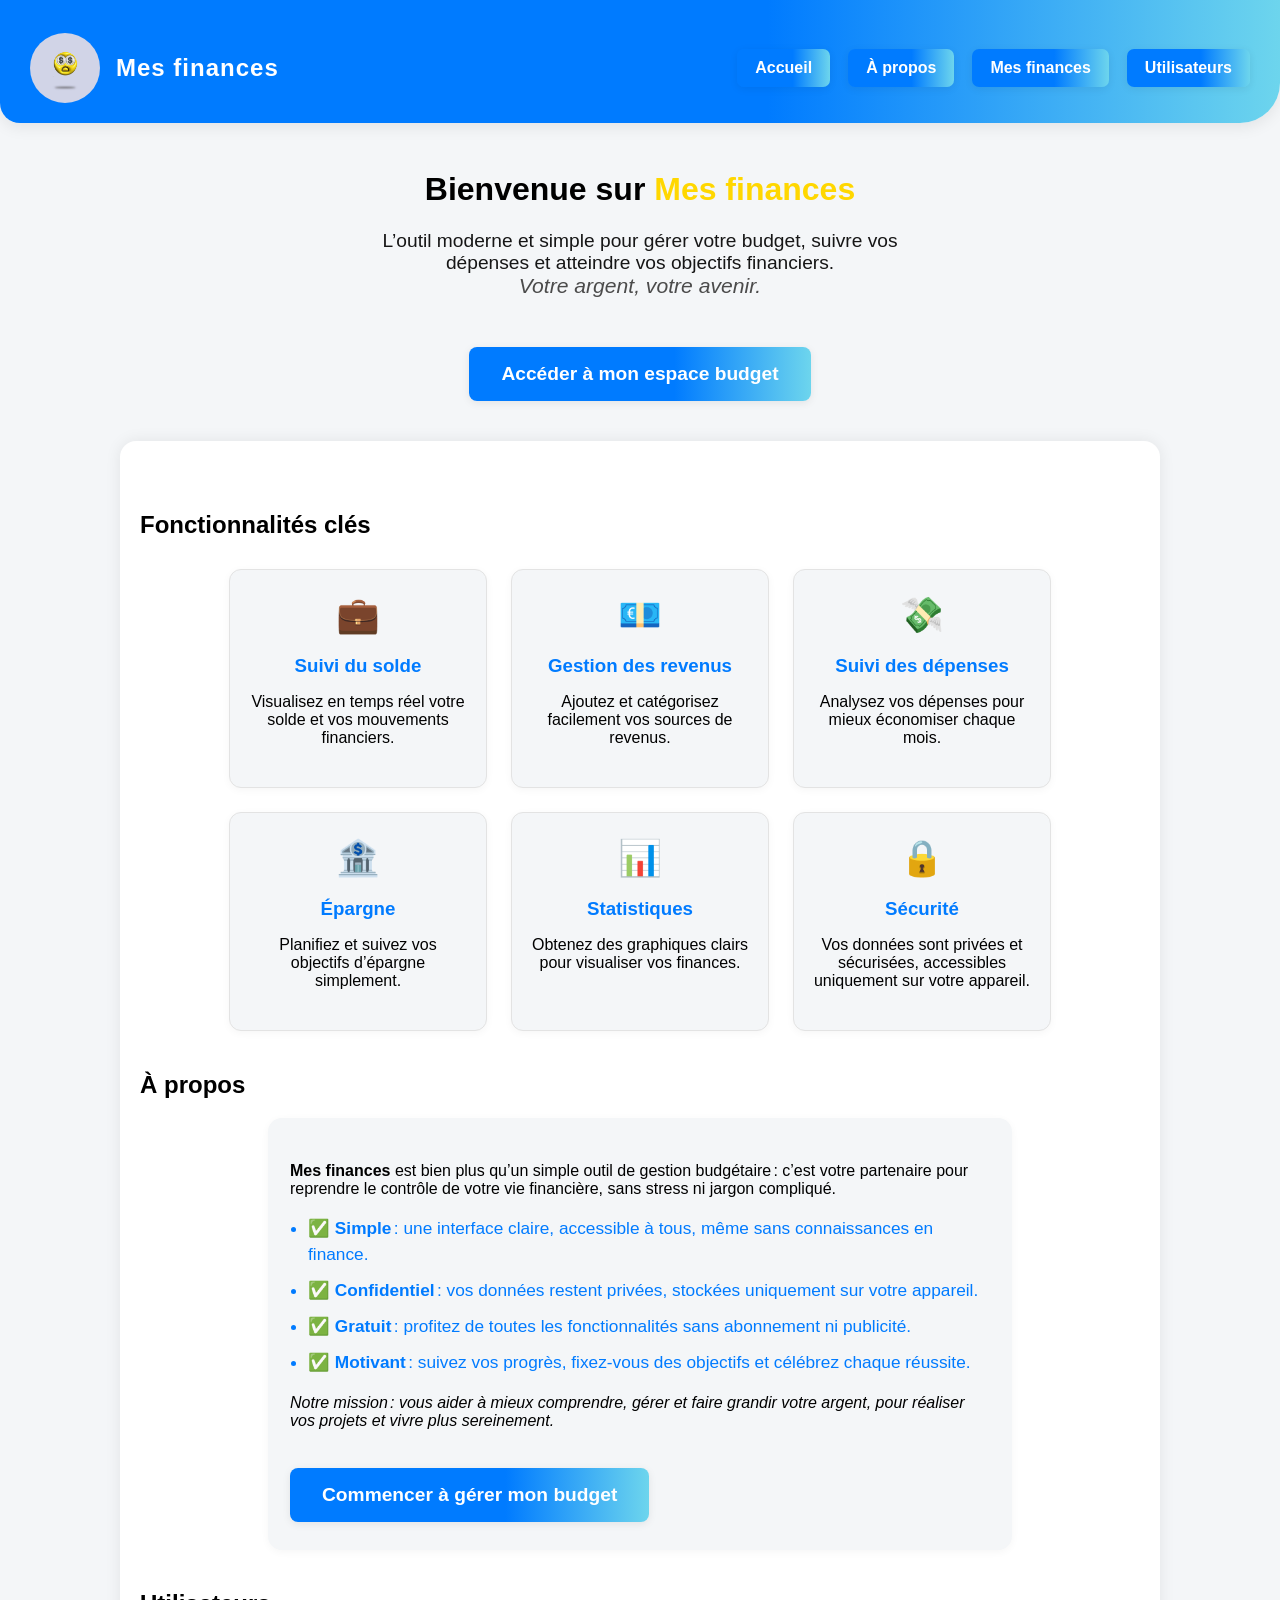
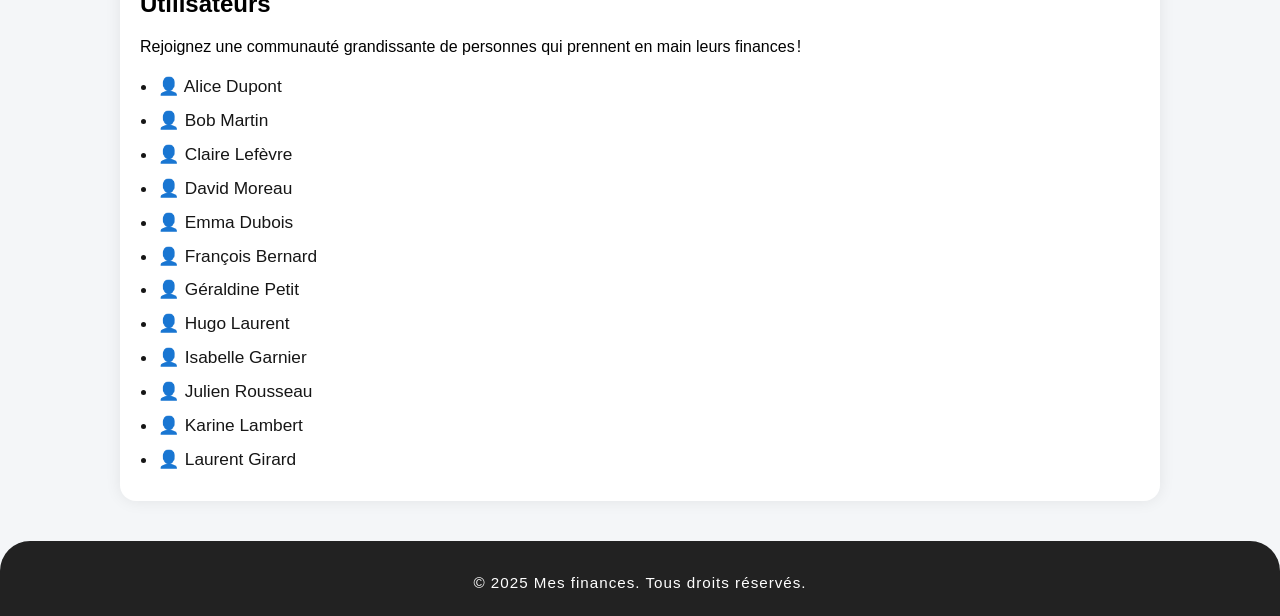
<file: projet-fin-d-annee-main/projet-fin-d-annee-main/a propos.html>
<!DOCTYPE html>
<html lang="fr">
<head>
  <meta charset="UTF-8" />
  <meta name="viewport" content="width=device-width, initial-scale=1.0"/>
  <title>Accueil - Gestionnaire de budget</title>
  <link rel="stylesheet" href="a propos.css" />
</head>
<body>
  <header class="entete">
    <div class="entete-flex">
      <div class="entete-gauche">
        <img src="img/logo.jpg" alt="Logo" class="logo" />
        <span class="entete-titre">Mes finances</span>
      </div>
      <div class="entete-droite">
        <button id="menu-bascule" class="bouton-menu">☰ Menu</button>
        <nav class="nav-principale" id="nav-principale">
          <ul>
            <li><a href="acceuil2.html" class="bouton-nav">Accueil</a></li>
            <li><a href="a propos.html" class="bouton-nav">À propos</a></li>
            <li><a href="index.html" class="bouton-nav">Mes finances</a></li>
            <li><a href="#utilisateurs" class="bouton-nav">Utilisateurs</a></li>
          </ul>
        </nav>
      </div>
    </div>
  </header>
    <div class="entete-contenu">
      <h1>Bienvenue sur <span class="surligner">Mes finances</span></h1>
      <p class="sous-titre">
        L’outil moderne et simple pour gérer votre budget, suivre vos dépenses et atteindre vos objectifs financiers.<br>
        <span class="slogan">Votre argent, votre avenir.</span>
      </p>
      <a href="index.html" class="bouton-acces">Accéder à mon espace budget</a>
    </div>

  <main class="conteneur">
    <section id="fonctionnalites" style="margin-top:40px;">
      <h2>Fonctionnalités clés</h2>
      <div class="liste-fonctionnalites">
        <div class="carte-fonctionnalite">
          <span class="icone">💼</span>
          <h3>Suivi du solde</h3>
          <p>Visualisez en temps réel votre solde et vos mouvements financiers.</p>
        </div>
        <div class="carte-fonctionnalite">
          <span class="icone">💶</span>
          <h3>Gestion des revenus</h3>
          <p>Ajoutez et catégorisez facilement vos sources de revenus.</p>
        </div>
        <div class="carte-fonctionnalite">
          <span class="icone">💸</span>
          <h3>Suivi des dépenses</h3>
          <p>Analysez vos dépenses pour mieux économiser chaque mois.</p>
        </div>
        <div class="carte-fonctionnalite">
          <span class="icone">🏦</span>
          <h3>Épargne</h3>
          <p>Planifiez et suivez vos objectifs d’épargne simplement.</p>
        </div>
        <div class="carte-fonctionnalite">
          <span class="icone">📊</span>
          <h3>Statistiques</h3>
          <p>Obtenez des graphiques clairs pour visualiser vos finances.</p>
        </div>
        <div class="carte-fonctionnalite">
          <span class="icone">🔒</span>
          <h3>Sécurité</h3>
          <p>Vos données sont privées et sécurisées, accessibles uniquement sur votre appareil.</p>
        </div>
      </div>
    </section>

  <section id="apropos" style="margin-top:40px;">
  <h2>À propos</h2>
  <div class="bloc-apropos">
    <p>
      <strong>Mes finances</strong> est bien plus qu’un simple outil de gestion budgétaire : c’est votre partenaire pour reprendre le contrôle de votre vie financière, sans stress ni jargon compliqué.
    </p>
    <ul class="liste-apropos">
      <li>✅ <strong>Simple</strong> : une interface claire, accessible à tous, même sans connaissances en finance.</li>
      <li>✅ <strong>Confidentiel</strong> : vos données restent privées, stockées uniquement sur votre appareil.</li>
      <li>✅ <strong>Gratuit</strong> : profitez de toutes les fonctionnalités sans abonnement ni publicité.</li>
      <li>✅ <strong>Motivant</strong> : suivez vos progrès, fixez-vous des objectifs et célébrez chaque réussite.</li>
    </ul>
    <p style="margin-top:18px;">
      <em>Notre mission : vous aider à mieux comprendre, gérer et faire grandir votre argent, pour réaliser vos projets et vivre plus sereinement.</em>
    </p>
    <a href="index.html" class="bouton-acces" style="margin-top:22px;">Commencer à gérer mon budget</a>
  </div>
</section>

    <section id="utilisateurs" style="margin-top:40px;">
      <h2>Utilisateurs</h2>
      <p>Rejoignez une communauté grandissante de personnes qui prennent en main leurs finances !</p>
      <ul class="liste-utilisateurs">
        <li>👤 Alice Dupont</li>
        <li>👤 Bob Martin</li>
        <li>👤 Claire Lefèvre</li>
        <li>👤 David Moreau</li>
        <li>👤 Emma Dubois</li>
        <li>👤 François Bernard</li>
        <li>👤 Géraldine Petit</li>
        <li>👤 Hugo Laurent</li>
        <li>👤 Isabelle Garnier</li>
        <li>👤 Julien Rousseau</li>
        <li>👤 Karine Lambert</li>
        <li>👤 Laurent Girard</li>
      </ul>
    </section>
  </main>

  <footer class="pied-page">
    <p>&copy; 2025 Mes finances. Tous droits réservés.</p>
  </footer>
  <script>
    // Menu toggle pour mobile
    const menuBtn = document.getElementById('menu-bascule');
    const nav = document.getElementById('nav-principale');
    menuBtn.addEventListener('click', () => {
      nav.classList.toggle('afficher');
    });
  </script>
</body>
</html>
</file>
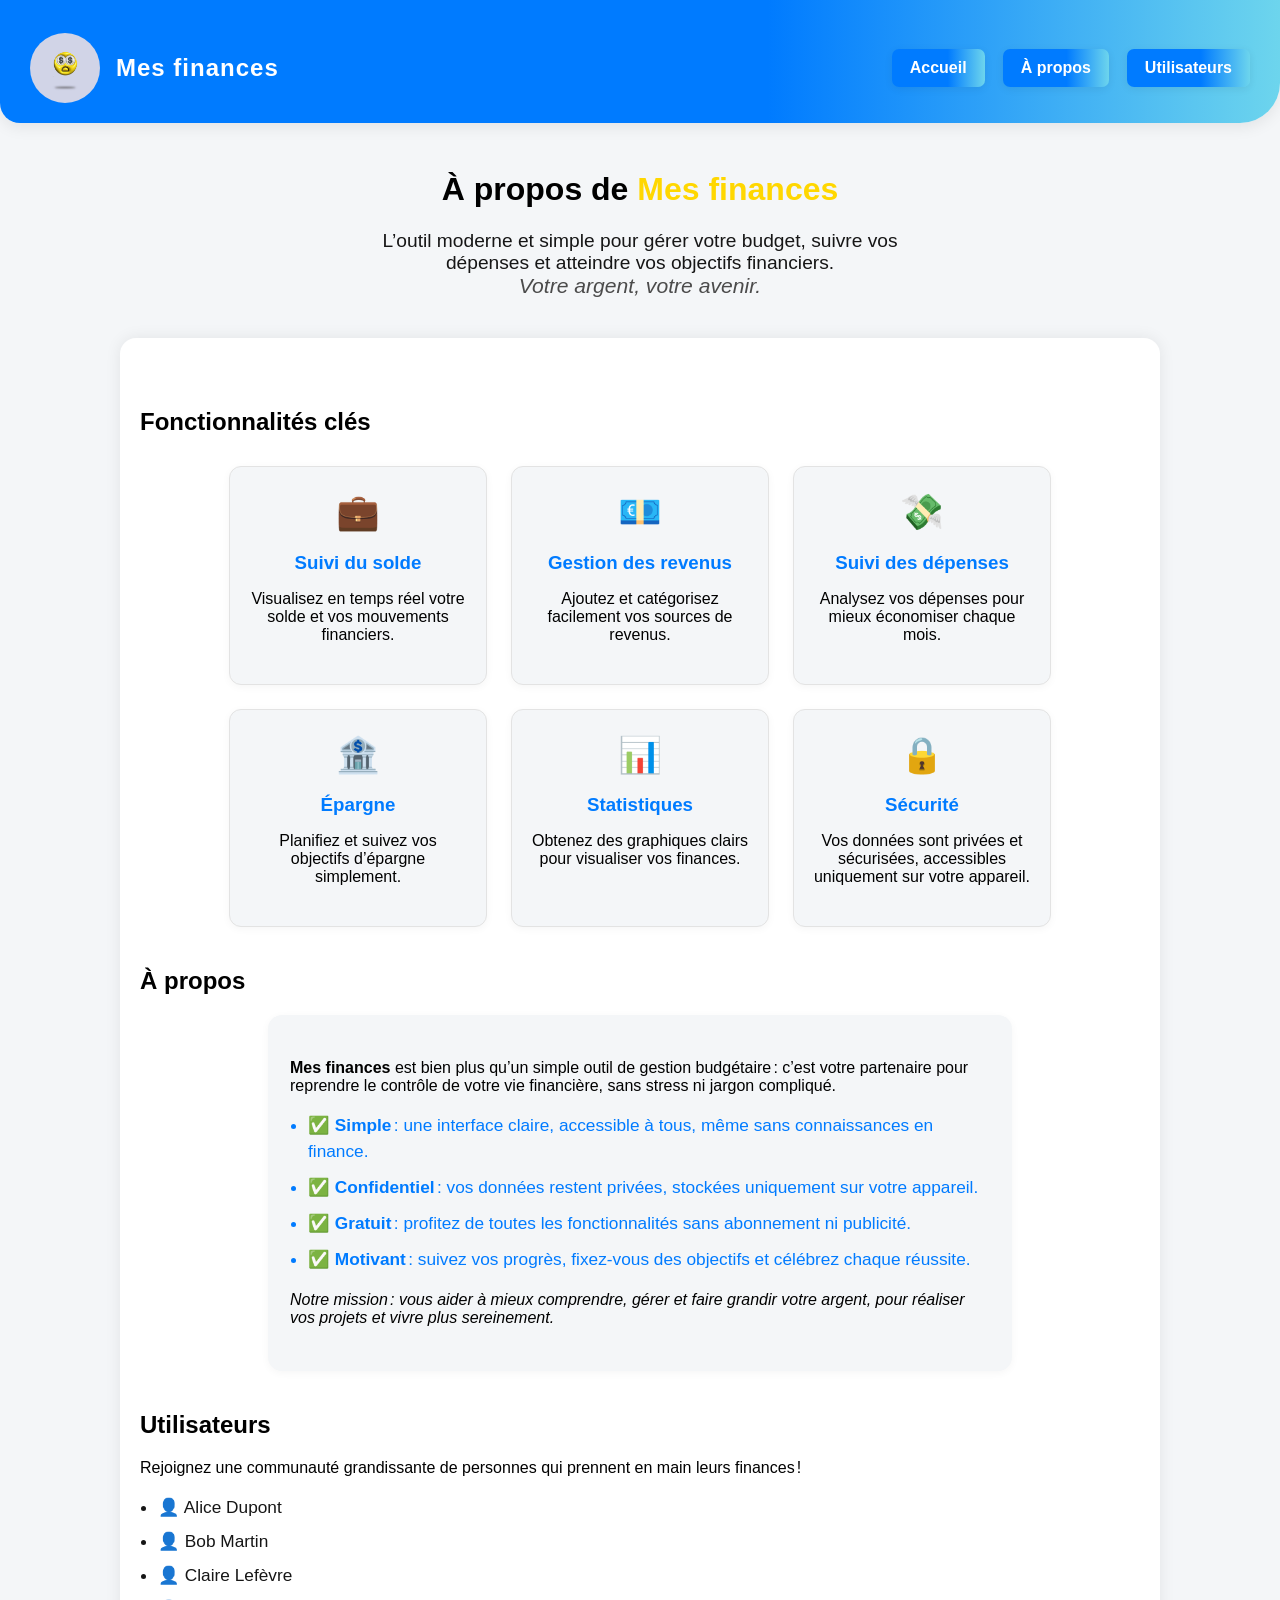
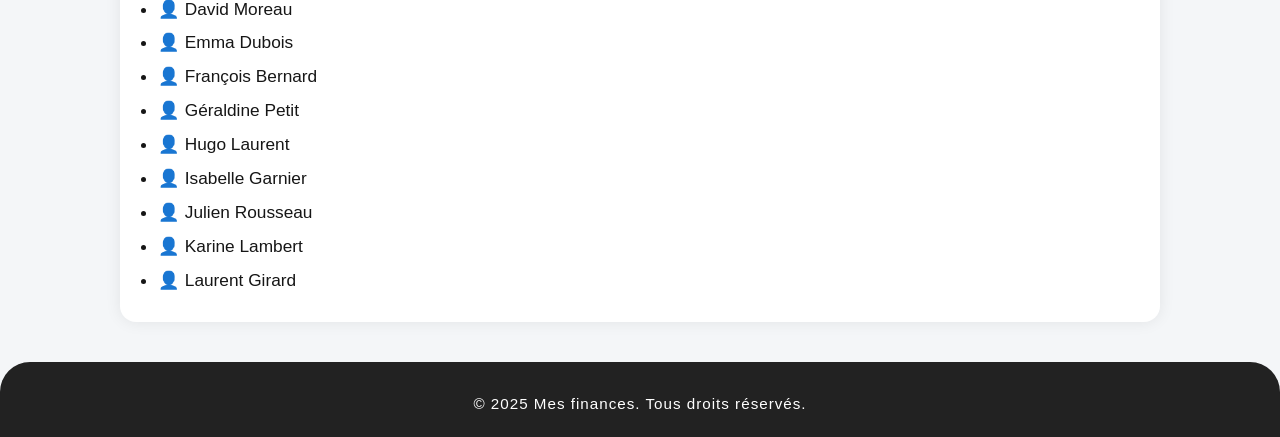
<file: projet-fin-d-annee-main/projet-fin-d-annee-main/a propos2.html>
<!DOCTYPE html>
<html lang="fr">
<head>
  <meta charset="UTF-8" />
  <meta name="viewport" content="width=device-width, initial-scale=1.0"/>
  <title>Accueil - Gestionnaire de budget</title>
  <link rel="stylesheet" href="a propos.css" />
</head>
<body>
  <header class="entete">
    <div class="entete-flex">
      <div class="entete-gauche">
        <img src="img/logo.jpg" alt="Logo" class="logo" />
        <span class="entete-titre">Mes finances</span>
      </div>
      <div class="entete-droite">
        <button id="menu-bascule" class="bouton-menu">☰ Menu</button>
        <nav class="nav-principale" id="nav-principale">
          <ul>
            <li><a href="acceuil.html" class="bouton-nav">Accueil</a></li>
            <li><a href="a propos.html" class="bouton-nav">À propos</a></li>
            <li><a href="formulaire.html" class="bouton-nav">Utilisateurs</a></li>
          </ul>
        </nav>
      </div>
    </div>
  </header>
    <div class="entete-contenu">
      <h1>À propos de <span class="surligner">Mes finances</span></h1>
      <p class="sous-titre">
        L’outil moderne et simple pour gérer votre budget, suivre vos dépenses et atteindre vos objectifs financiers.<br>
        <span class="slogan">Votre argent, votre avenir.</span>
      </p>
    </div>

  <main class="conteneur">
    <section id="fonctionnalites" style="margin-top:40px;">
      <h2>Fonctionnalités clés</h2>
      <div class="liste-fonctionnalites">
        <div class="carte-fonctionnalite">
          <span class="icone">💼</span>
          <h3>Suivi du solde</h3>
          <p>Visualisez en temps réel votre solde et vos mouvements financiers.</p>
        </div>
        <div class="carte-fonctionnalite">
          <span class="icone">💶</span>
          <h3>Gestion des revenus</h3>
          <p>Ajoutez et catégorisez facilement vos sources de revenus.</p>
        </div>
        <div class="carte-fonctionnalite">
          <span class="icone">💸</span>
          <h3>Suivi des dépenses</h3>
          <p>Analysez vos dépenses pour mieux économiser chaque mois.</p>
        </div>
        <div class="carte-fonctionnalite">
          <span class="icone">🏦</span>
          <h3>Épargne</h3>
          <p>Planifiez et suivez vos objectifs d’épargne simplement.</p>
        </div>
        <div class="carte-fonctionnalite">
          <span class="icone">📊</span>
          <h3>Statistiques</h3>
          <p>Obtenez des graphiques clairs pour visualiser vos finances.</p>
        </div>
        <div class="carte-fonctionnalite">
          <span class="icone">🔒</span>
          <h3>Sécurité</h3>
          <p>Vos données sont privées et sécurisées, accessibles uniquement sur votre appareil.</p>
        </div>
      </div>
    </section>

  <section id="apropos" style="margin-top:40px;">
  <h2>À propos</h2>
  <div class="bloc-apropos">
    <p>
      <strong>Mes finances</strong> est bien plus qu’un simple outil de gestion budgétaire : c’est votre partenaire pour reprendre le contrôle de votre vie financière, sans stress ni jargon compliqué.
    </p>
    <ul class="liste-apropos">
      <li>✅ <strong>Simple</strong> : une interface claire, accessible à tous, même sans connaissances en finance.</li>
      <li>✅ <strong>Confidentiel</strong> : vos données restent privées, stockées uniquement sur votre appareil.</li>
      <li>✅ <strong>Gratuit</strong> : profitez de toutes les fonctionnalités sans abonnement ni publicité.</li>
      <li>✅ <strong>Motivant</strong> : suivez vos progrès, fixez-vous des objectifs et célébrez chaque réussite.</li>
    </ul>
    <p style="margin-top:18px;">
      <em>Notre mission : vous aider à mieux comprendre, gérer et faire grandir votre argent, pour réaliser vos projets et vivre plus sereinement.</em>
    </p>
  </div>
</section>

    <section id="utilisateurs" style="margin-top:40px;">
      <h2>Utilisateurs</h2>
      <p>Rejoignez une communauté grandissante de personnes qui prennent en main leurs finances !</p>
      <ul class="liste-utilisateurs">
        <li>👤 Alice Dupont</li>
        <li>👤 Bob Martin</li>
        <li>👤 Claire Lefèvre</li>
        <li>👤 David Moreau</li>
        <li>👤 Emma Dubois</li>
        <li>👤 François Bernard</li>
        <li>👤 Géraldine Petit</li>
        <li>👤 Hugo Laurent</li>
        <li>👤 Isabelle Garnier</li>
        <li>👤 Julien Rousseau</li>
        <li>👤 Karine Lambert</li>
        <li>👤 Laurent Girard</li>
      </ul>
    </section>
  </main>

  <footer class="pied-page">
    <p>&copy; 2025 Mes finances. Tous droits réservés.</p>
  </footer>
  <script>
    // Menu responsive
    const menuBtn = document.getElementById('menu-bascule');
    const nav = document.getElementById('nav-principale');
    menuBtn.addEventListener('click', () => {
      nav.classList.toggle('afficher');
    });
  </script>
</body>
</html>
</file>
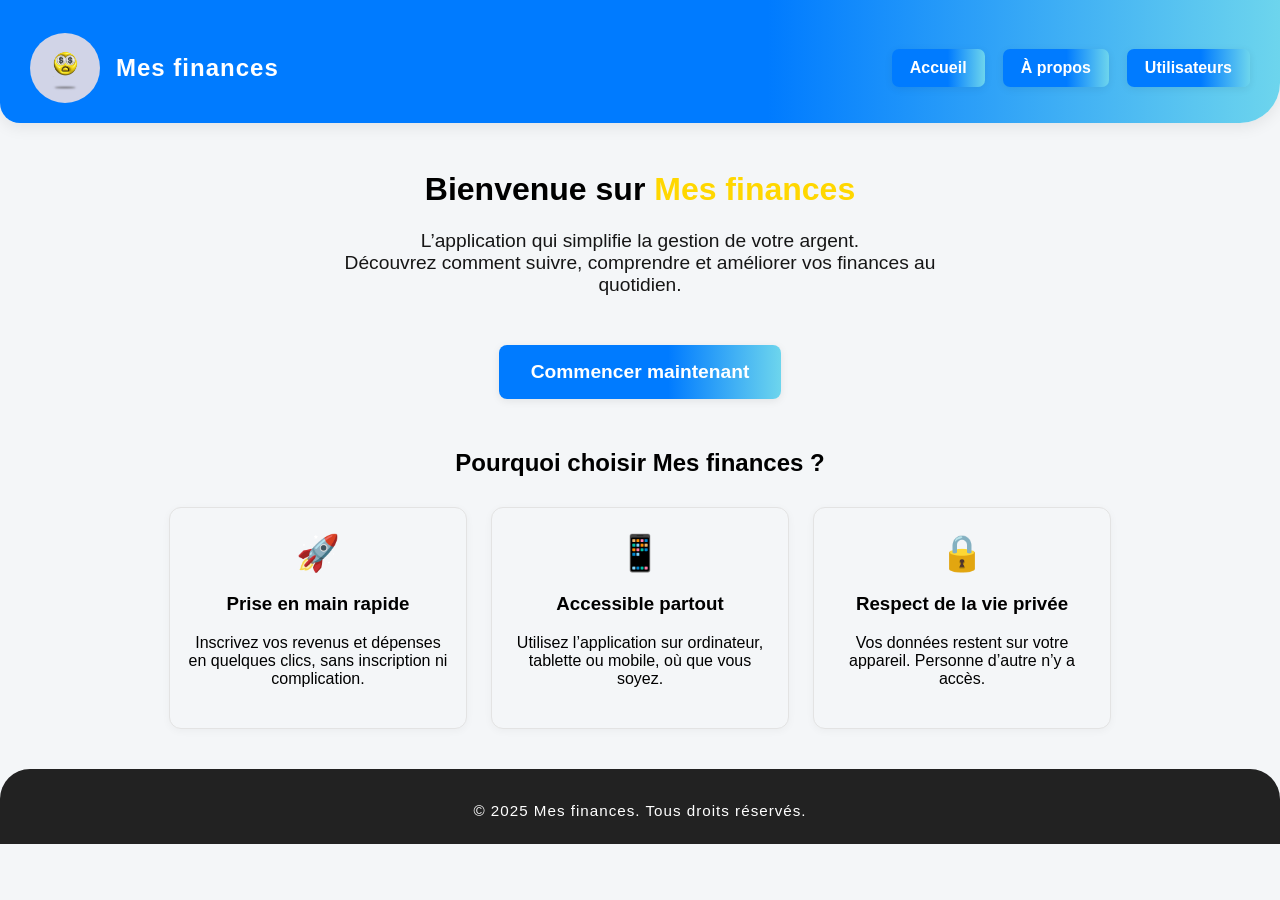
<file: projet-fin-d-annee-main/projet-fin-d-annee-main/acceuil.html>
<!DOCTYPE html>
<html lang="fr">
<head>
  <meta charset="UTF-8" />
  <meta name="viewport" content="width=device-width, initial-scale=1.0"/>
  <title>Accueil - Gestionnaire de budget</title>
  <link rel="stylesheet" href="acceuil.css" />
</head>
<body>
  <header class="entete">
    <div class="entete-flex">
      <div class="entete-gauche">
        <img src="img/logo.jpg" alt="Logo" class="logo" />
        <span class="entete-titre">Mes finances</span>
      </div>
      <div class="entete-droite">
        <button id="menu-bascule" class="bouton-menu">☰ Menu</button>
        <nav class="nav-principale" id="nav-principale">
          <ul>
            <li><a href="acceuil.html" class="bouton-nav actif">Accueil</a></li>
            <li><a href="a propos2.html" class="bouton-nav">À propos</a></li>
            <li><a href="formulaire.html" class="bouton-nav">Utilisateurs</a></li>
          </ul>
        </nav>
      </div>
    </div>
  </header>

     <div class="entete-contenu">
      <h1>Bienvenue sur <span class="surligner">Mes finances</span></h1>
      <p class="sous-titre">
        L’application qui simplifie la gestion de votre argent.<br>
        Découvrez comment suivre, comprendre et améliorer vos finances au quotidien.
      </p>
      <a href="formulaire.html" class="bouton-acces">Commencer maintenant</a>
    </div>

  <main class="conteneur">
    <section class="section-presentation">
      <h2>Pourquoi choisir Mes finances&nbsp;?</h2>
      <div class="cartes-presentation">
        <div class="carte-presentation">
          <span class="icone">🚀</span>
          <h3>Prise en main rapide</h3>
          <p>Inscrivez vos revenus et dépenses en quelques clics, sans inscription ni complication.</p>
        </div>
        <div class="carte-presentation">
          <span class="icone">📱</span>
          <h3>Accessible partout</h3>
          <p>Utilisez l’application sur ordinateur, tablette ou mobile, où que vous soyez.</p>
        </div>
        <div class="carte-presentation">
          <span class="icone">🔒</span>
          <h3>Respect de la vie privée</h3>
          <p>Vos données restent sur votre appareil. Personne d’autre n’y a accès.</p>
        </div>
      </div>
    </section>


  </main>

  <footer class="pied-page">
    <p>&copy; 2025 Mes finances. Tous droits réservés.</p>
  </footer>
  <script>
    // Menu responsive
    const menuBtn = document.getElementById('menu-bascule');
    const nav = document.getElementById('nav-principale');
    menuBtn.addEventListener('click', () => {
      nav.classList.toggle('afficher');
    });
  </script>
</body>
</html>
</file>
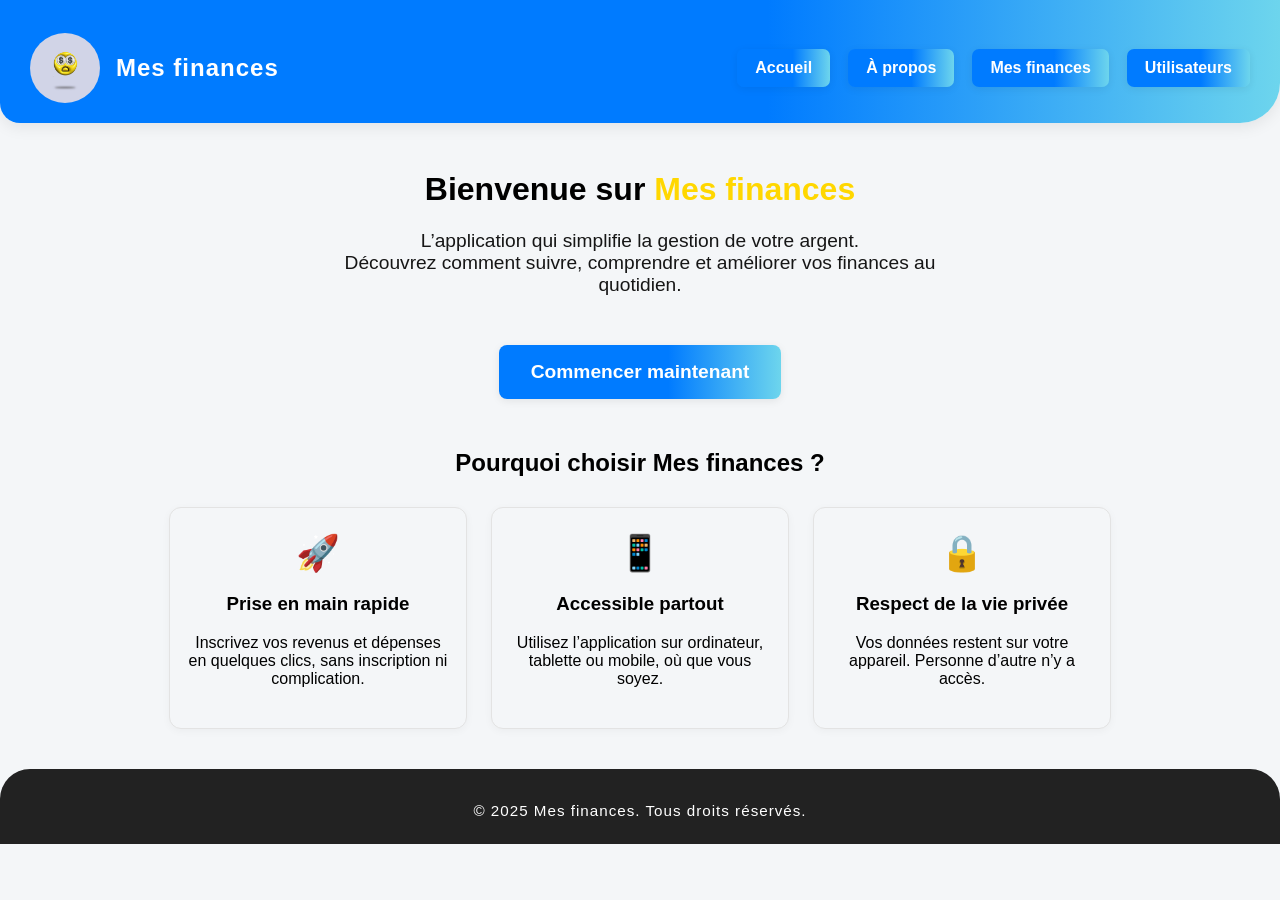
<file: projet-fin-d-annee-main/projet-fin-d-annee-main/acceuil2.html>
<!DOCTYPE html>
<html lang="fr">
<head>
  <meta charset="UTF-8" />
  <meta name="viewport" content="width=device-width, initial-scale=1.0"/>
  <title>Accueil - Gestionnaire de budget</title>
  <link rel="stylesheet" href="acceuil.css" />
</head>
<body>
  <header class="entete">
    <div class="entete-flex">
      <div class="entete-gauche">
        <img src="img/logo.jpg" alt="Logo" class="logo" />
        <span class="entete-titre">Mes finances</span>
      </div>
      <div class="entete-droite">
        <button id="menu-bascule" class="bouton-menu">☰ Menu</button>
        <nav class="nav-principale" id="nav-principale">
          <ul>
            <li><a href="acceuil2.html" class="bouton-nav actif">Accueil</a></li>
            <li><a href="a propos.html" class="bouton-nav">À propos</a></li>
            <li><a href="index.html" class="bouton-nav">Mes finances</a></li>
            <li><a href="Utilisateur.html" class="bouton-nav">Utilisateurs</a></li>
          </ul>
        </nav>
      </div>
    </div>
  </header>

  <div class="entete-contenu">
    <h1>Bienvenue sur <span class="surligner">Mes finances</span></h1>
    <p class="sous-titre">
      L’application qui simplifie la gestion de votre argent.<br>
      Découvrez comment suivre, comprendre et améliorer vos finances au quotidien.
    </p>
    <a href="index.html" class="bouton-acces">Commencer maintenant</a>
  </div>

  <main class="conteneur">
    <section class="section-presentation">
      <h2>Pourquoi choisir Mes finances&nbsp;?</h2>
      <div class="cartes-presentation">
        <div class="carte-presentation">
          <span class="icone">🚀</span>
          <h3>Prise en main rapide</h3>
          <p>Inscrivez vos revenus et dépenses en quelques clics, sans inscription ni complication.</p>
        </div>
        <div class="carte-presentation">
          <span class="icone">📱</span>
          <h3>Accessible partout</h3>
          <p>Utilisez l’application sur ordinateur, tablette ou mobile, où que vous soyez.</p>
        </div>
        <div class="carte-presentation">
          <span class="icone">🔒</span>
          <h3>Respect de la vie privée</h3>
          <p>Vos données restent sur votre appareil. Personne d’autre n’y a accès.</p>
        </div>
      </div>
    </section>
  </main>

  <footer class="pied-page">
    <p>&copy; 2025 Mes finances. Tous droits réservés.</p>
  </footer>
  <script>
    // Menu responsive
    const menuBtn = document.getElementById('menu-bascule');
    const nav = document.getElementById('nav-principale');
    menuBtn.addEventListener('click', () => {
      nav.classList.toggle('afficher');
    });
  </script>
</body>
</html>
</file>
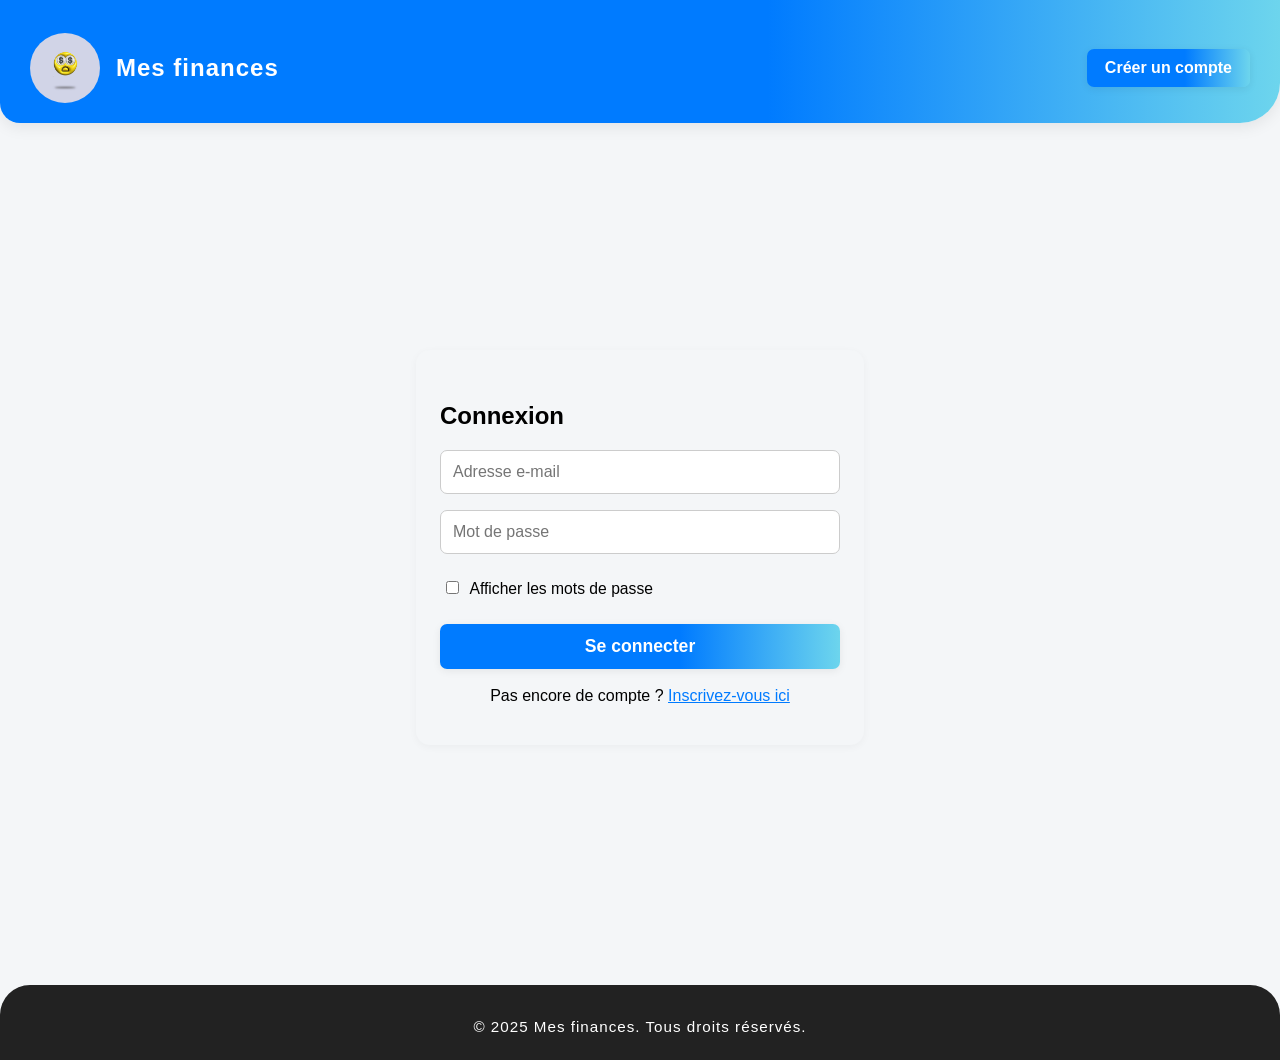
<file: projet-fin-d-annee-main/projet-fin-d-annee-main/connexion.html>
<!DOCTYPE html>
<html lang="fr">
<head>
  <meta charset="UTF-8" />
  <meta name="viewport" content="width=device-width, initial-scale=1.0"/>
  <title>Connexion - Mes finances</title>
  <link rel="stylesheet" href="connexion.css" />
</head>
<body>
  <header class="entete">
    <div class="entete-flex">
      <div class="entete-gauche">
        <img src="img/logo.jpg" alt="Logo" class="logo" />
        <span class="entete-titre">Mes finances</span>
      </div>
      <div class="entete-droite">
        <a href="formulaire.html" class="bouton-nav">Créer un compte</a>
      </div>
    </div>
  </header>

  <main class="conteneur">
    <section class="section-formulaire" style="max-width:400px;margin:auto;">
      <h2>Connexion</h2>
      <form id="formulaire-connexion" class="formulaire-connexion" autocomplete="off">
        <input type="email" id="courriel" placeholder="Adresse e-mail" required>
        <input type="password" id="mot-de-passe" placeholder="Mot de passe" required>
        <div style="margin:8px 0 0 2px; text-align:left;">
            <input type="checkbox" id="afficher-mot-de-passe" style="margin-right:6px;">
            <label for="afficher-mot-de-passe" style="font-size:0.98em;cursor:pointer;">Afficher les mots de passe</label>
        </div>
        <button type="submit" class="bouton-acces">Se connecter</button>
      </form>
      <div id="connexion-succes" style="display:none;color:green;font-weight:bold;margin-top:15px;text-align:center;"></div>
      <p style="text-align:center;margin-top:18px;">
        Pas encore de compte ? <a href="formulaire.html" style="color:#007bff;text-decoration:underline;">Inscrivez-vous ici</a>
      </p>
    </section>
  </main>

  <footer class="pied-page">
    <p>&copy; 2025 Mes finances. Tous droits réservés.</p>
  </footer>
<script>
  // Afficher/masquer le mot de passe
  document.getElementById('afficher-mot-de-passe').addEventListener('change', function() {
    const pwd = document.getElementById('mot-de-passe');
    pwd.type = this.checked ? 'text' : 'password';
  });

  // Gestion de la connexion
  document.getElementById('formulaire-connexion').addEventListener('submit', function(e) {
    e.preventDefault();
    const courriel = document.getElementById('courriel').value.trim();
    const motDePasse = document.getElementById('mot-de-passe').value;
    const msg = document.getElementById('connexion-succes');

    // Récupérer les utilisateurs enregistrés
    let utilisateurs = JSON.parse(localStorage.getItem('utilisateurs')) || [];
    // Vérifier si un utilisateur correspond
    const utilisateur = utilisateurs.find(u => u.courriel === courriel && u.motDePasse === motDePasse);

    if (utilisateur) {
      msg.style.display = "block";
      msg.style.color = "green";
      msg.textContent = "Connexion réussie avec l'adresse : " + courriel;
      setTimeout(() => {
        window.location.href = "acceuil2.html";
      }, 1800);
    } else {
      msg.style.display = "block";
      msg.style.color = "red";
      msg.textContent = "Identifiants incorrects. Veuillez réessayer.";
    }
  });
</script>
</body>
</html>
</file>
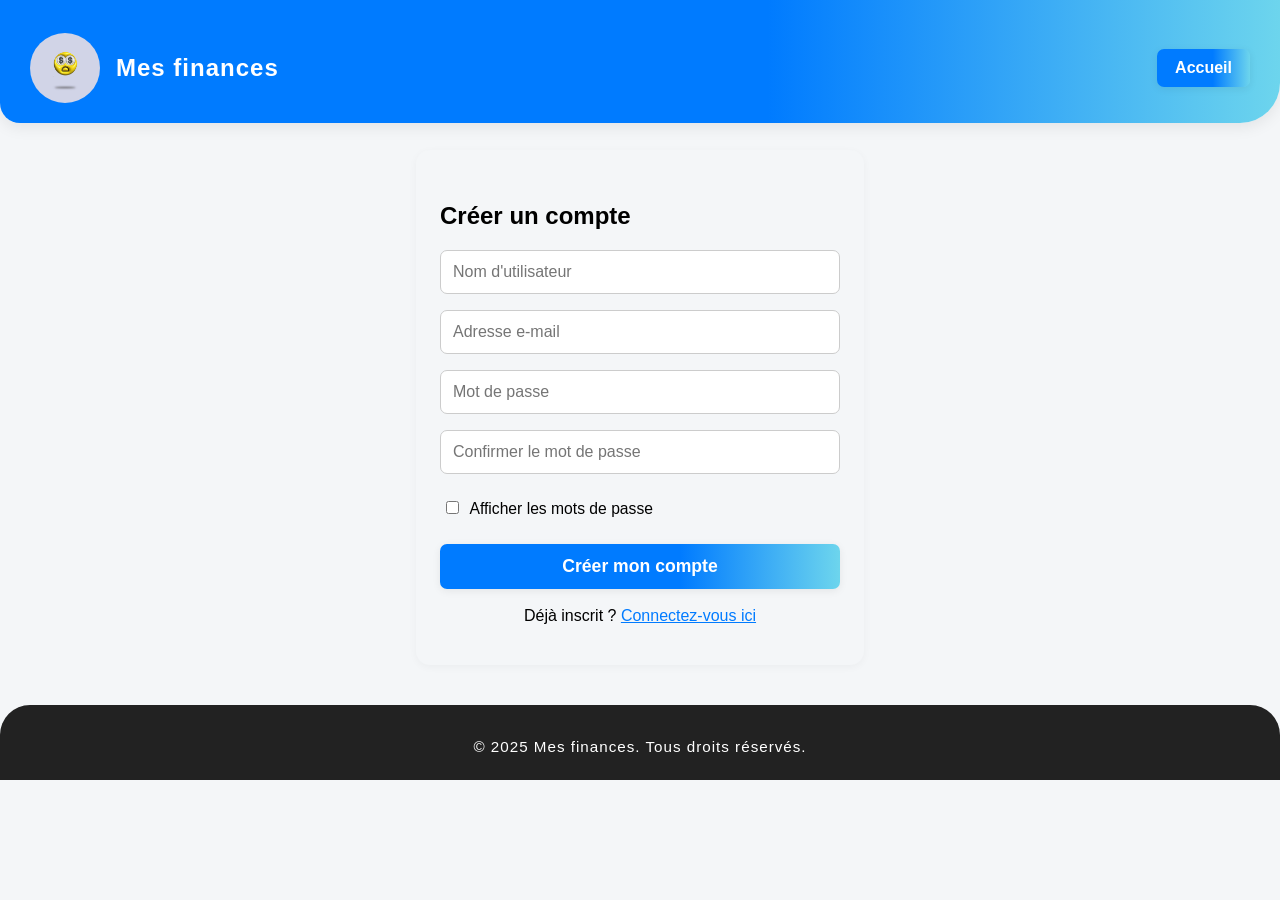
<file: projet-fin-d-annee-main/projet-fin-d-annee-main/formulaire.html>
<!DOCTYPE html>
<html lang="fr">
<head>
  <meta charset="UTF-8" />
  <meta name="viewport" content="width=device-width, initial-scale=1.0"/>
  <title>Créer un compte - Mes finances</title>
  <link rel="stylesheet" href="formulaire.css" />
</head>
<body>
  <header class="entete">
    <div class="entete-flex">
      <div class="entete-gauche">
        <img src="img/logo.jpg" alt="Logo" class="logo" />
        <span class="entete-titre">Mes finances</span>
      </div>
      <div class="entete-droite">
        <a href="acceuil.html" class="bouton-nav">Accueil</a>
      </div>
    </div>
  </header>

  <main class="conteneur">
    <section class="section-formulaire" style="max-width:400px;margin:auto;">
      <h2>Créer un compte</h2>
<form id="formulaire-inscription" class="formulaire-inscription" autocomplete="off">
  <input type="text" id="nom-utilisateur" placeholder="Nom d'utilisateur" required>
  <input type="email" id="courriel" placeholder="Adresse e-mail" required>
  <input type="password" id="mot-de-passe" placeholder="Mot de passe" required>
  <input type="password" id="confirmer-mot-de-passe" placeholder="Confirmer le mot de passe" required>
  <div style="margin:8px 0 0 2px; text-align:left;">
    <input type="checkbox" id="afficher-mot-de-passe" style="margin-right:6px;">
    <label for="afficher-mot-de-passe" style="font-size:0.98em;cursor:pointer;">Afficher les mots de passe</label>
  </div>
  <button type="submit" class="bouton-acces">Créer mon compte</button>
</form>
      <div id="inscription-succes" style="display:none;color:green;font-weight:bold;margin-top:15px;text-align:center;"></div>
      <p style="text-align:center;margin-top:18px;">
        Déjà inscrit ? <a href="connexion.html" style="color:#007bff;text-decoration:underline;">Connectez-vous ici</a>
      </p>
    </section>
  </main>

  <footer class="pied-page">
    <p>&copy; 2025 Mes finances. Tous droits réservés.</p>
  </footer>
<script>
  // Sauvegarde des utilisateurs dans le localStorage
  function sauvegarderUtilisateur(nomUtilisateur, courriel, motDePasse) {
    let utilisateurs = JSON.parse(localStorage.getItem('utilisateurs')) || [];
    utilisateurs.push({ nomUtilisateur, courriel, motDePasse });
    localStorage.setItem('utilisateurs', JSON.stringify(utilisateurs));
  }

  document.getElementById('formulaire-inscription').addEventListener('submit', function(e) {
    e.preventDefault();
    const nomUtilisateur = document.getElementById('nom-utilisateur').value.trim();
    const courriel = document.getElementById('courriel').value.trim();
    const motDePasse = document.getElementById('mot-de-passe').value;
    const confirmer = document.getElementById('confirmer-mot-de-passe').value;
    const msg = document.getElementById('inscription-succes');
    if(motDePasse !== confirmer) {
      msg.style.display = "block";
      msg.style.color = "red";
      msg.textContent = "Les mots de passe ne correspondent pas.";
      return;
    }
    // Sauvegarde dans le localStorage
    sauvegarderUtilisateur(nomUtilisateur, courriel, motDePasse);
    msg.style.display = "block";
    msg.style.color = "green";
    msg.textContent = "Compte créé avec succès pour " + nomUtilisateur + " (" + courriel + ") !";
    setTimeout(() => {
      window.location.href = "acceuil2.html";
    }, 2000);
  });

  // Afficher/masquer les mots de passe
  document.getElementById('afficher-mot-de-passe').addEventListener('change', function() {
    const pwd = document.getElementById('mot-de-passe');
    const conf = document.getElementById('confirmer-mot-de-passe');
    const type = this.checked ? 'text' : 'password';
    pwd.type = type;
    conf.type = type;
  });
</script>
</body>
</html>
</file>
<file: projet-fin-d-annee-main/projet-fin-d-annee-main/a propos.css>
/* =======================
   BASE
======================= */
body {
  font-family: 'Segoe UI', Arial, sans-serif;
  background-color: #f4f6f8;
  margin: 0;
  padding: 0;
  padding-top: 150px;
}

/* =======================
   ENTETE
======================= */
.entete {
  position: fixed;
  top: 0;
  left: 0;
  width: 100vw;
  z-index: 1000;
  background: linear-gradient(90deg, #007bff 60%, #6dd5ed 100%);
  color: white;
  padding: 15px 0 20px 0;
  border-bottom-left-radius: 20px;
  border-bottom-right-radius: 40px;
  box-shadow: 0 4px 16px rgba(0,0,0,0.08);
}

.entete-flex {
  display: flex;
  justify-content: space-between;
  align-items: center;
  padding: 18px 30px 0 30px;
}

.entete-gauche {
  display: flex;
  align-items: center;
  gap: 16px;
}

.logo {
  width: 70px;
  height: auto;
  border-radius: 50%;
}

.entete-titre {
  font-size: 1.5em;
  font-weight: bold;
  color: #fff;
  letter-spacing: 1px;
}

.entete-contenu {
  max-width: 600px;
  margin: auto;
  text-align: center;
}

.sous-titre {
  font-size: 1.2em;
  margin-top: 10px;
  color: #161616;
}

.surligner {
  color: #ffd700;
  font-weight: bold;
}

.slogan {
  font-size: 1.1em;
  color: rgb(75, 75, 75);
  font-style: italic;
}

/* =======================
   NAVIGATION
======================= */
.bouton-menu {
  background: #007bff;
  color: #fff;
  border: none;
  border-radius: 7px;
  padding: 10px 18px;
  font-size: 1.1em;
  cursor: pointer;
  font-weight: bold;
  transition: background 0.2s;
}
.bouton-menu:hover {
  background: #0056b3;
}

.nav-principale {
  display: none;
  position: absolute;
  top: 70px;
  right: 30px;
  background: #fff;
  border-radius: 10px;
  box-shadow: 0 4px 16px rgba(0,0,0,0.12);
  padding: 15px 0;
  z-index: 100;
}
.nav-principale.afficher {
  display: block;
}
.nav-principale ul {
  list-style: none;
  margin: 0;
  padding: 0 20px;
  display: flex;
  flex-direction: column;
  gap: 12px;
}
.bouton-nav,
.nav-principale a {
  display: block;
  background: linear-gradient(90deg, #007bff 60%, #6dd5ed 100%);
  color: #fff;
  padding: 12px 24px;
  border-radius: 7px;
  text-decoration: none;
  font-weight: bold;
  font-size: 1.08em;
  text-align: center;
  transition: background 0.2s, transform 0.15s, color 0.2s;
  box-shadow: 0 2px 8px rgba(0,0,0,0.07);
}
.bouton-nav:hover,
.nav-principale a:hover {
  background: #0056b3;
  color: #ffd700;
  transform: scale(1.04);
}

/* Menu toujours visible sur desktop */
@media (min-width: 900px) {
  .bouton-menu {
    display: none;
  }
  .nav-principale {
    display: block !important;
    position: static;
    background: none;
    box-shadow: none;
    padding: 0;
  }
  .nav-principale ul {
    flex-direction: row;
    gap: 18px;
    padding: 0;
  }
  .bouton-nav,
  .nav-principale a {
    padding: 10px 18px;
    font-size: 1em;
    background: linear-gradient(90deg, #007bff 60%, #6dd5ed 100%);
  }
}

/* Responsive nav sur mobile */
@media (max-width: 700px) {
  .entete-flex {
    flex-direction: column;
    align-items: flex-start;
    gap: 10px;
    padding: 10px 10px 0 10px;
  }
  .nav-principale {
    right: 10px;
    top: 60px;
  }
  .nav-principale ul {
    gap: 10px;
  }
}

/* =======================
   ACCUEIL & FONCTIONNALITÉS
======================= */
.bouton-acces {
  display: inline-block;
  margin-top: 30px;
  padding: 16px 32px;
  background: linear-gradient(90deg, #007bff 60%, #6dd5ed 100%);
  color: #fff;
  font-size: 1.2em;
  border-radius: 8px;
  text-decoration: none;
  font-weight: bold;
  box-shadow: 0 2px 8px rgba(0,0,0,0.08);
  transition: background 0.2s, transform 0.2s;
}
.bouton-acces:hover {
  background: #0056b3;
  transform: scale(1.04);
}

.conteneur {
  max-width: 1000px;
  margin: 40px auto 30px auto;
  background: white;
  padding: 30px 20px 20px 20px;
  border-radius: 16px;
  box-shadow: 0 0 16px rgba(0, 0, 0, 0.08);
  position: relative;
  z-index: 1;
}

.liste-fonctionnalites {
  display: flex;
  flex-wrap: wrap;
  gap: 24px;
  justify-content: center;
  margin-top: 30px;
}

.carte-fonctionnalite {
  background: #f4f6f8;
  border-radius: 12px;
  box-shadow: 0 2px 8px rgba(0,0,0,0.04);
  padding: 24px 18px;
  width: 220px;
  text-align: center;
  transition: box-shadow 0.2s, transform 0.2s;
  border: 1px solid #e3e3e3;
}
.carte-fonctionnalite:hover {
  box-shadow: 0 6px 24px rgba(0,0,0,0.10);
  transform: translateY(-4px) scale(1.03);
  border-color: #007bff;
}
.carte-fonctionnalite .icone {
  font-size: 2.2em;
  margin-bottom: 10px;
  display: block;
}
.carte-fonctionnalite h3 {
  margin-bottom: 0.4em;
  color: #007bff;
}

.bloc-apropos {
  background: #f4f6f8;
  border-radius: 14px;
  box-shadow: 0 2px 8px rgba(0,0,0,0.04);
  padding: 28px 22px;
  max-width: 700px;
  margin: 0 auto;
  text-align: left;
}
.liste-apropos {
  margin: 18px 0 0 0;
  padding-left: 18px;
  color: #007bff;
  font-size: 1.08em;
}
.liste-apropos li {
  margin-bottom: 10px;
  line-height: 1.5;
}

.liste-utilisateurs {
  margin: 18px 0 0 0;
  padding-left: 18px;
  color: #161616;
  font-size: 1.08em;
}
.liste-utilisateurs li {
  margin-bottom: 8px;
  line-height: 1.5;
}

/* =======================
   PIED DE PAGE
======================= */
.pied-page {
  background: #222;
  color: #fff;
  text-align: center;
  padding: 18px 0 10px 0;
  border-top-left-radius: 30px;
  border-top-right-radius: 30px;
  margin-top: 40px;
  font-size: 0.95em;
  letter-spacing: 1px;
}

/* =======================
   RESPONSIVE
======================= */
@media (max-width: 900px) {
  .conteneur {
    max-width: 98vw;
    padding: 18px 2vw;
  }
  .liste-fonctionnalites {
    gap: 16px;
  }
  .carte-fonctionnalite {
    width: 45vw;
    min-width: 220px;
  }
}
@media (max-width: 700px) {
  .entete-flex {
    flex-direction: column;
    align-items: flex-start;
    gap: 10px;
    padding: 10px 10px 0 10px;
  }
  .liste-fonctionnalites {
    flex-direction: column;
    align-items: center;
    gap: 18px;
  }
  .carte-fonctionnalite {
    width: 90vw;
    min-width: unset;
  }
  .entete-contenu {
    margin-top: 20px;
  }
}
</file>
<file: projet-fin-d-annee-main/projet-fin-d-annee-main/acceuil.css>
/* =======================
   BASE
======================= */
body {
  font-family: 'Segoe UI', Arial, sans-serif;
  background-color: #f4f6f8;
  margin: 0;
  padding: 0;
  padding-top: 150px;
}

/* =======================
   ENTETE
======================= */
.entete {
  position: fixed;
  top: 0;
  left: 0;
  width: 100vw;
  z-index: 1000;
  background: linear-gradient(90deg, #007bff 60%, #6dd5ed 100%);
  color: white;
  padding: 15px 0 20px 0;
  border-bottom-left-radius: 20px;
  border-bottom-right-radius: 40px;
  box-shadow: 0 4px 16px rgba(0,0,0,0.08);
}

.entete-flex {
  display: flex;
  justify-content: space-between;
  align-items: center;
  padding: 18px 30px 0 30px;
}

.entete-gauche {
  display: flex;
  align-items: center;
  gap: 16px;
}

.logo {
  width: 70px;
  height: auto;
  border-radius: 50%;
}

.entete-titre {
  font-size: 1.5em;
  font-weight: bold;
  color: #fff;
  letter-spacing: 1px;
}

.entete-contenu {
  max-width: 600px;
  margin: auto;
  text-align: center;
}

.sous-titre {
  font-size: 1.2em;
  margin-top: 10px;
  color: #161616;
}

.surligner {
  color: #ffd700;
  font-weight: bold;
}

/* =======================
   NAVIGATION
======================= */
.bouton-menu {
  background: #007bff;
  color: #fff;
  border: none;
  border-radius: 7px;
  padding: 10px 18px;
  font-size: 1.1em;
  cursor: pointer;
  font-weight: bold;
  transition: background 0.2s;
}
.bouton-menu:hover {
  background: #0056b3;
}

.nav-principale {
  display: none;
  position: absolute;
  top: 70px;
  right: 30px;
  background: #fff;
  border-radius: 10px;
  box-shadow: 0 4px 16px rgba(0,0,0,0.12);
  padding: 15px 0;
  z-index: 100;
}
.nav-principale.afficher {
  display: block;
}
.nav-principale ul {
  list-style: none;
  margin: 0;
  padding: 0 20px;
  display: flex;
  flex-direction: column;
  gap: 12px;
}
.bouton-nav,
.nav-principale a {
  display: block;
  background: linear-gradient(90deg, #007bff 60%, #6dd5ed 100%);
  color: #fff;
  padding: 12px 24px;
  border-radius: 7px;
  text-decoration: none;
  font-weight: bold;
  font-size: 1.08em;
  text-align: center;
  transition: background 0.2s, transform 0.15s, color 0.2s;
  box-shadow: 0 2px 8px rgba(0,0,0,0.07);
}
.bouton-nav:hover,
.nav-principale a:hover {
  background: #0056b3;
  color: #ffd700;
  transform: scale(1.04);
}

/* Menu toujours visible sur desktop */
@media (min-width: 900px) {
  .bouton-menu {
    display: none;
  }
  .nav-principale {
    display: block !important;
    position: static;
    background: none;
    box-shadow: none;
    padding: 0;
  }
  .nav-principale ul {
    flex-direction: row;
    gap: 18px;
    padding: 0;
  }
  .bouton-nav,
  .nav-principale a {
    padding: 10px 18px;
    font-size: 1em;
    background: linear-gradient(90deg, #007bff 60%, #6dd5ed 100%);
  }
}

/* Responsive nav sur mobile */
@media (max-width: 700px) {
  .entete-flex {
    flex-direction: column;
    align-items: flex-start;
    gap: 10px;
    padding: 10px 10px 0 10px;
  }
  .nav-principale {
    right: 10px;
    top: 60px;
  }
  .nav-principale ul {
    gap: 10px;
  }
}

.bouton-acces {
  display: inline-block;
  margin-top: 30px;
  padding: 16px 32px;
  background: linear-gradient(90deg, #007bff 60%, #6dd5ed 100%);
  color: #fff;
  font-size: 1.2em;
  border-radius: 8px;
  text-decoration: none;
  font-weight: bold;
  box-shadow: 0 2px 8px rgba(0,0,0,0.08);
  transition: background 0.2s, transform 0.2s;
}
.bouton-acces:hover {
  background: #0056b3;
  transform: scale(1.04);
}
.section-presentation {
  margin: 50px auto 30px auto;
  text-align: center;
}
.cartes-presentation {
  display: flex;
  flex-wrap: wrap;
  gap: 24px;
  justify-content: center;
  margin-top: 30px;
}
.carte-presentation {
  background: #f4f6f8;
  border-radius: 12px;
  box-shadow: 0 2px 8px rgba(0,0,0,0.04);
  padding: 24px 18px;
  width: 260px;
  text-align: center;
  transition: box-shadow 0.2s, transform 0.2s;
  border: 1px solid #e3e3e3;
}
.carte-presentation:hover {
  box-shadow: 0 6px 24px rgba(0,0,0,0.10);
  transform: translateY(-4px) scale(1.03);
  border-color: #007bff;
}
.carte-presentation .icone {
  font-size: 2.2em;
  margin-bottom: 10px;
  display: block;
}

.pied-page {
  background: #222;
  color: #fff;
  text-align: center;
  padding: 18px 0 10px 0;
  border-top-left-radius: 30px;
  border-top-right-radius: 30px;
  margin-top: 40px;
  font-size: 0.95em;
  letter-spacing: 1px;
}
@media (max-width: 900px) {
  .cartes-presentation {
    flex-direction: column;
    align-items: center;
  }
}
</file>
<file: projet-fin-d-annee-main/projet-fin-d-annee-main/connexion.css>
/* =======================
   BASE
======================= */
body {
  font-family: 'Segoe UI', Arial, sans-serif;
  background-color: #f4f6f8;
  margin: 0;
  padding: 0;
  padding-top: 150px;
}

/* =======================
   ENTETE
======================= */
.entete {
  position: fixed;
  top: 0;
  left: 0;
  width: 100vw;
  z-index: 1000;
  background: linear-gradient(90deg, #007bff 60%, #6dd5ed 100%);
  color: white;
  padding: 15px 0 20px 0;
  border-bottom-left-radius: 20px;
  border-bottom-right-radius: 40px;
  box-shadow: 0 4px 16px rgba(0,0,0,0.08);
}

.entete-flex {
  display: flex;
  justify-content: space-between;
  align-items: center;
  padding: 18px 30px 0 30px;
}

.entete-gauche {
  display: flex;
  align-items: center;
  gap: 16px;
}

.logo {
  width: 70px;
  height: auto;
  border-radius: 50%;
}

.entete-titre {
  font-size: 1.5em;
  font-weight: bold;
  color: #fff;
  letter-spacing: 1px;
}

.entete-contenu {
  max-width: 600px;
  margin: 40px auto 0 auto;
  text-align: center;
}

.sous-titre {
  font-size: 1.2em;
  margin-top: 10px;
  color: #161616;
}

.surligner {
  color: #ffd700;
  font-weight: bold;
}

.slogan {
  font-size: 1.1em;
  color: rgb(75, 75, 75);
  font-style: italic;
}

/* =======================
   NAVIGATION
======================= */
.bouton-menu {
  background: #007bff;
  color: #fff;
  border: none;
  border-radius: 7px;
  padding: 10px 18px;
  font-size: 1.1em;
  cursor: pointer;
  font-weight: bold;
  transition: background 0.2s;
}
.bouton-menu:hover {
  background: #0056b3;
}

.nav-principale {
  display: none;
  position: absolute;
  top: 70px;
  right: 30px;
  background: #fff;
  border-radius: 10px;
  box-shadow: 0 4px 16px rgba(0,0,0,0.12);
  padding: 15px 0;
  z-index: 100;
}
.nav-principale.afficher {
  display: block;
}
.nav-principale ul {
  list-style: none;
  margin: 0;
  padding: 0 20px;
  display: flex;
  flex-direction: column;
  gap: 12px;
}
.bouton-nav,
.nav-principale a {
  display: block;
  background: linear-gradient(90deg, #007bff 60%, #6dd5ed 100%);
  color: #fff;
  padding: 12px 24px;
  border-radius: 7px;
  text-decoration: none;
  font-weight: bold;
  font-size: 1.08em;
  text-align: center;
  transition: background 0.2s, transform 0.15s, color 0.2s;
  box-shadow: 0 2px 8px rgba(0,0,0,0.07);
}
.bouton-nav:hover,
.nav-principale a:hover {
  background: #0056b3;
  color: #ffd700;
  transform: scale(1.04);
}

/* Menu toujours visible sur desktop */
@media (min-width: 900px) {
  .bouton-menu {
    display: none;
  }
  .nav-principale {
    display: block !important;
    position: static;
    background: none;
    box-shadow: none;
    padding: 0;
  }
  .nav-principale ul {
    flex-direction: row;
    gap: 18px;
    padding: 0;
  }
  .bouton-nav,
  .nav-principale a {
    padding: 10px 18px;
    font-size: 1em;
    background: linear-gradient(90deg, #007bff 60%, #6dd5ed 100%);
  }
}

/* Responsive nav sur mobile */
@media (max-width: 700px) {
  .entete-flex {
    flex-direction: column;
    align-items: flex-start;
    gap: 10px;
    padding: 10px 10px 0 10px;
  }
  .nav-principale {
    right: 10px;
    top: 60px;
  }
  .nav-principale ul {
    gap: 10px;
  }
}

/* =======================
   FORMULAIRE CONNEXION
======================= */
.conteneur {
    margin-top: 200px;
}

.formulaire-connexion {
  display: flex;
  flex-direction: column;
  gap: 16px;
  margin-top: 18px;
}

.formulaire-connexion input {
  padding: 12px;
  border: 1px solid #ccc;
  border-radius: 7px;
  font-size: 1em;
  transition: border 0.2s;
}

.formulaire-connexion input:focus {
  border: 1.5px solid #007bff;
  outline: none;
}

.bouton-acces {
  background: linear-gradient(90deg, #007bff 60%, #6dd5ed 100%);
  color: #fff;
  font-size: 1.1em;
  font-weight: bold;
  border: none;
  border-radius: 7px;
  padding: 12px 0;
  margin-top: 10px;
  cursor: pointer;
  transition: background 0.2s, transform 0.15s;
  box-shadow: 0 2px 8px rgba(0,0,0,0.07);
}

.bouton-acces:hover {
  background: #0056b3;
  transform: scale(1.04);
}

#connexion-succes {
  margin-top: 15px;
  font-size: 1.05em;
  font-weight: bold;
  text-align: center;
}

.section-formulaire {
  background: #f4f6f8;
  border-radius: 14px;
  box-shadow: 0 2px 8px rgba(0,0,0,0.04);
  padding: 32px 24px 24px 24px;
  margin-top: 40px;
}

@media (max-width: 600px) {
  .section-formulaire {
    padding: 18px 6vw 18px 6vw;
  }
}

/* =======================
   PIED DE PAGE
======================= */
.pied-page {
  background: #222;
  color: #fff;
  text-align: center;
  padding: 18px 0 10px 0;
  border-top-left-radius: 30px;
  border-top-right-radius: 30px;
  margin-top: 240px;
  font-size: 0.95em;
  letter-spacing: 1px;
}
</file>
<file: projet-fin-d-annee-main/projet-fin-d-annee-main/formulaire.css>
/* =======================
   BASE
======================= */
body {
  font-family: 'Segoe UI', Arial, sans-serif;
  background-color: #f4f6f8;
  margin: 0;
  padding: 0;
  padding-top: 150px;
}

/* =======================
   ENTETE
======================= */
.entete {
  position: fixed;
  top: 0;
  left: 0;
  width: 100vw;
  z-index: 1000;
  background: linear-gradient(90deg, #007bff 60%, #6dd5ed 100%);
  color: white;
  padding: 15px 0 20px 0;
  border-bottom-left-radius: 20px;
  border-bottom-right-radius: 40px;
  box-shadow: 0 4px 16px rgba(0,0,0,0.08);
}

.entete-flex {
  display: flex;
  justify-content: space-between;
  align-items: center;
  padding: 18px 30px 0 30px;
}

.entete-gauche {
  display: flex;
  align-items: center;
  gap: 16px;
}

.logo {
  width: 70px;
  height: auto;
  border-radius: 50%;
}

.entete-titre {
  font-size: 1.5em;
  font-weight: bold;
  color: #fff;
  letter-spacing: 1px;
}

.entete-contenu {
  max-width: 600px;
  margin: 40px auto 0 auto;
  text-align: center;
}

.sous-titre {
  font-size: 1.2em;
  margin-top: 10px;
  color: #161616;
}

.surligner {
  color: #ffd700;
  font-weight: bold;
}

.slogan {
  font-size: 1.1em;
  color: rgb(75, 75, 75);
  font-style: italic;
}

/* =======================
   NAVIGATION
======================= */
.bouton-menu {
  background: #007bff;
  color: #fff;
  border: none;
  border-radius: 7px;
  padding: 10px 18px;
  font-size: 1.1em;
  cursor: pointer;
  font-weight: bold;
  transition: background 0.2s;
}
.bouton-menu:hover {
  background: #0056b3;
}

.nav-principale {
  display: none;
  position: absolute;
  top: 70px;
  right: 30px;
  background: #fff;
  border-radius: 10px;
  box-shadow: 0 4px 16px rgba(0,0,0,0.12);
  padding: 15px 0;
  z-index: 100;
}
.nav-principale.afficher {
  display: block;
}
.nav-principale ul {
  list-style: none;
  margin: 0;
  padding: 0 20px;
  display: flex;
  flex-direction: column;
  gap: 12px;
}
.bouton-nav,
.nav-principale a {
  display: block;
  background: linear-gradient(90deg, #007bff 60%, #6dd5ed 100%);
  color: #fff;
  padding: 12px 24px;
  border-radius: 7px;
  text-decoration: none;
  font-weight: bold;
  font-size: 1.08em;
  text-align: center;
  transition: background 0.2s, transform 0.15s, color 0.2s;
  box-shadow: 0 2px 8px rgba(0,0,0,0.07);
}
.bouton-nav:hover,
.nav-principale a:hover {
  background: #0056b3;
  color: #ffd700;
  transform: scale(1.04);
}

/* Menu toujours visible sur desktop */
@media (min-width: 900px) {
  .bouton-menu {
    display: none;
  }
  .nav-principale {
    display: block !important;
    position: static;
    background: none;
    box-shadow: none;
    padding: 0;
  }
  .nav-principale ul {
    flex-direction: row;
    gap: 18px;
    padding: 0;
  }
  .bouton-nav,
  .nav-principale a {
    padding: 10px 18px;
    font-size: 1em;
    background: linear-gradient(90deg, #007bff 60%, #6dd5ed 100%);
  }
}

/* Responsive nav sur mobile */
@media (max-width: 700px) {
  .entete-flex {
    flex-direction: column;
    align-items: flex-start;
    gap: 10px;
    padding: 10px 10px 0 10px;
  }
  .nav-principale {
    right: 10px;
    top: 60px;
  }
  .nav-principale ul {
    gap: 10px;
  }
}

/* =======================
   FORMULAIRE
======================= */
.section-formulaire {
  background: #f4f6f8;
  border-radius: 14px;
  box-shadow: 0 2px 8px rgba(0,0,0,0.04);
  padding: 32px 24px 24px 24px;
  margin-top: 40px;
}

.formulaire-inscription {
  display: flex;
  flex-direction: column;
  gap: 16px;
  margin-top: 18px;
}

.formulaire-inscription input {
  padding: 12px;
  border: 1px solid #ccc;
  border-radius: 7px;
  font-size: 1em;
  transition: border 0.2s;
}

.formulaire-inscription input:focus {
  border: 1.5px solid #007bff;
  outline: none;
}

.bouton-acces {
  background: linear-gradient(90deg, #007bff 60%, #6dd5ed 100%);
  color: #fff;
  font-size: 1.1em;
  font-weight: bold;
  border: none;
  border-radius: 7px;
  padding: 12px 0;
  margin-top: 10px;
  cursor: pointer;
  transition: background 0.2s, transform 0.15s;
  box-shadow: 0 2px 8px rgba(0,0,0,0.07);
}

.bouton-acces:hover {
  background: #0056b3;
  transform: scale(1.04);
}

#inscription-succes {
  margin-top: 15px;
  font-size: 1.05em;
  font-weight: bold;
  text-align: center;
}

/* =======================
   RESPONSIVE
======================= */
@media (max-width: 600px) {
  .section-formulaire {
    padding: 18px 6vw 18px 6vw;
  }
}

/* =======================
   PIED DE PAGE
======================= */
.pied-page {
  background: #222;
  color: #fff;
  text-align: center;
  padding: 18px 0 10px 0;
  border-top-left-radius: 30px;
  border-top-right-radius: 30px;
  margin-top: 40px;
  font-size: 0.95em;
  letter-spacing: 1px;
}
</file>
